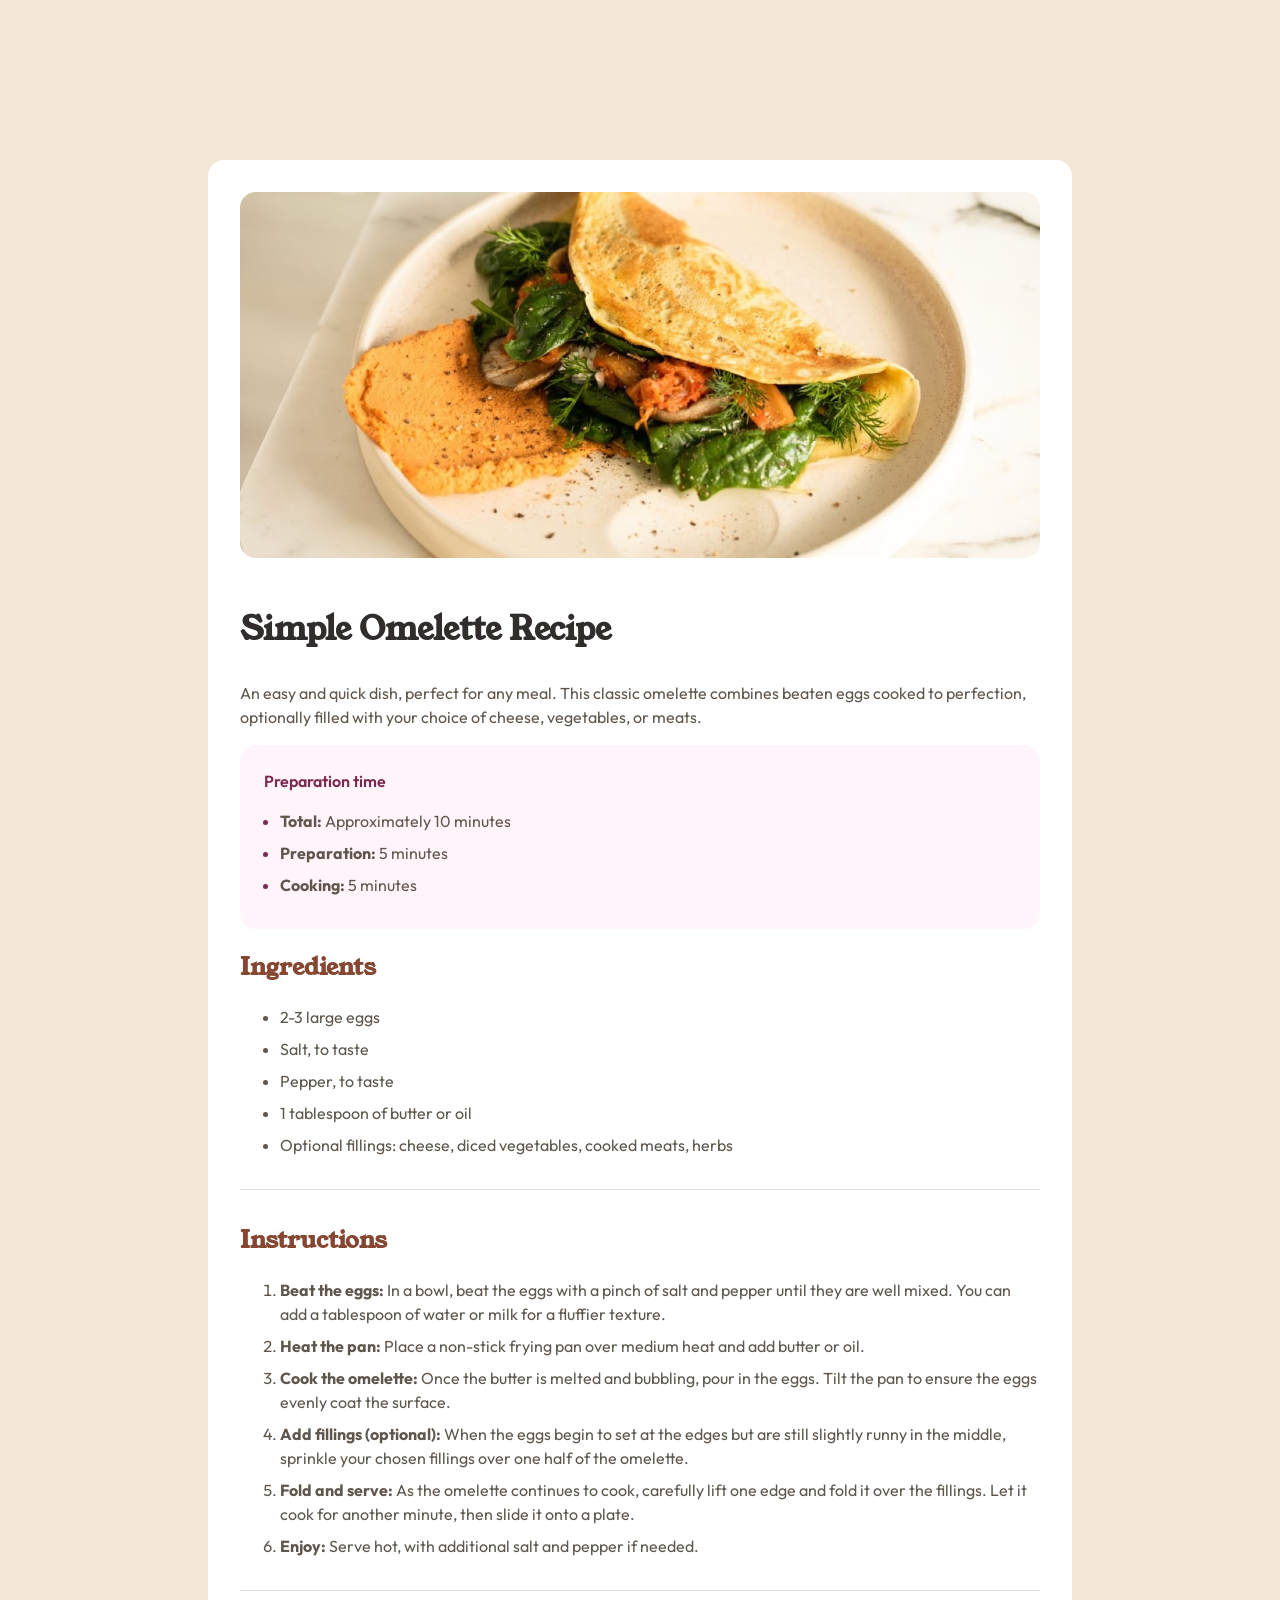
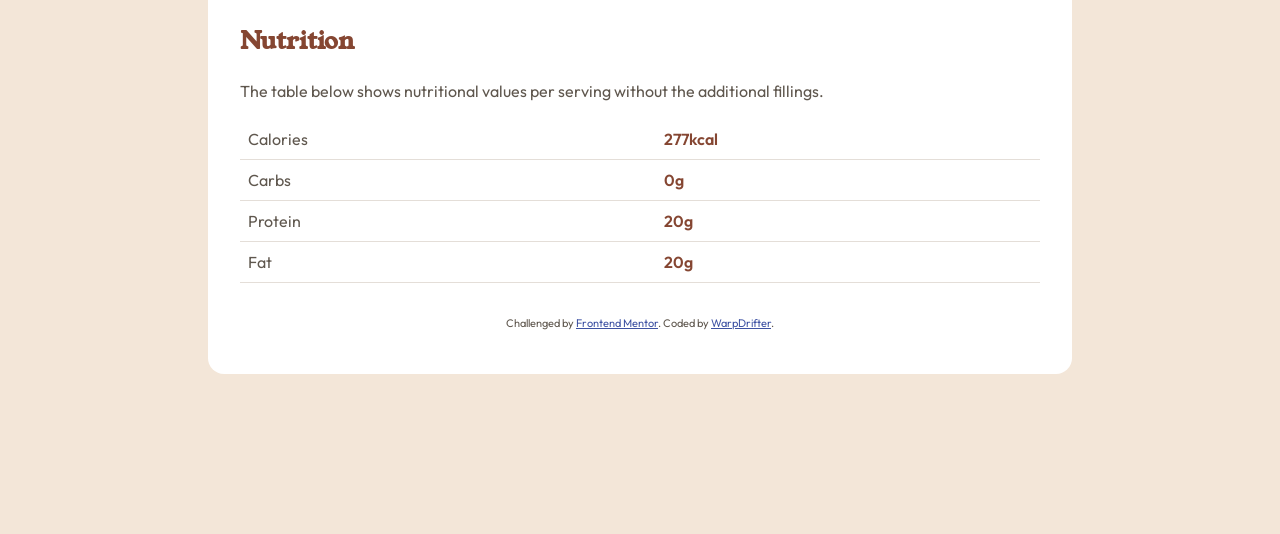
<file: index.html>
<!DOCTYPE html>
<html lang="en">
<head lang="en">
  <meta charset="UTF-8">
  <meta name="viewport" content="width=device-width, initial-scale=1.0"> <!-- displays site properly based on user's device -->

  <link rel="icon" type="image/png" sizes="32x32" href="./assets/images/favicon-32x32.png">
  <link rel="stylesheet" href="./style.css">

  <link rel="preconnect" href="https://fonts.googleapis.com">
  <link rel="preconnect" href="https://fonts.gstatic.com" crossorigin>
  <link href="https://fonts.googleapis.com/css2?family=Outfit:wght@100..900&family=Young+Serif&display=swap" rel="stylesheet">

  <title>Frontend Mentor | Recipe page</title>

  <!-- Feel free to remove these styles or customise in your own stylesheet 👍 -->
  <style>
    .attribution { font-size: 11px; text-align: center; }
    .attribution a { color: hsl(228, 45%, 44%); }
  </style>
</head>
<body>
  <div class="container">
    <div class="recipe-card">
      <section class="title">
        <img src="assets/images/image-omelette.jpeg" alt="Omelette" class="recipe-image">
        <h1>Simple Omelette Recipe</h1>
        <p>An easy and quick dish, perfect for any meal. This classic omelette combines beaten eggs cooked 
          to perfection, optionally filled with your choice of cheese, vegetables, or meats.</p>
      </section>
      <section class="prep-card">
        <p class="prep-title">Preparation time</p>
        <ul>
          <li><strong>Total:</strong> Approximately 10 minutes</li>
          <li><strong>Preparation:</strong> 5 minutes</li>
          <li><strong>Cooking:</strong> 5 minutes</li>
        </ul>
      </section>
      <section class="Ingredients"></section>
      <h2>Ingredients</h2>
        <ul>
          <li>2-3 large eggs</li>
          <li>Salt, to taste</li>
          <li>Pepper, to taste</li>
          <li>1 tablespoon of butter or oil</li>
          <li>Optional fillings: cheese, diced vegetables, cooked meats, herbs</li>
        </uL>
      </section>
      <hr> 
      <section class="instructions">
        <h2>Instructions</h2>
        <ol>
          <li><strong>Beat the eggs:</strong> In a bowl, beat the eggs with a pinch of salt and pepper until they are well mixed. 
            You can add a tablespoon of water or milk for a fluffier texture.</li>
          <li><strong>Heat the pan:</strong> Place a non-stick frying pan over medium heat and add butter or oil.</li>
          <li><strong>Cook the omelette:</strong> Once the butter is melted and bubbling, pour in the eggs. Tilt the pan to ensure 
            the eggs evenly coat the surface.</li>
          <li><strong>Add fillings (optional):</strong> When the eggs begin to set at the edges but are still slightly runny in the 
            middle, sprinkle your chosen fillings over one half of the omelette.</li>
          <li><strong>Fold and serve:</strong> As the omelette continues to cook, carefully lift one edge and fold it over the 
            fillings. Let it cook for another minute, then slide it onto a plate.</li>
          <li><strong>Enjoy:</strong> Serve hot, with additional salt and pepper if needed.</li>
        </ol>
    </section>
    <hr>  
    <section class="nutrition">
      <h2>Nutrition</h2>
        <p>The table below shows nutritional values per serving without the additional fillings.</p>
        <table>
          <tr>
            <td>Calories</td>
            <td class="table-value">277kcal</td>
          </tr>
          <tr>
            <td>Carbs</td>
            <td class="table-value">0g</td>
          </tr>
          <tr>
            <td>Protein</td>
            <td class="table-value">20g</td>
          </tr>
          <tr>
            <td>Fat</td>
            <td class="table-value">20g</td>
          </tr>
        </table>
    </section>
    <section class="attribution">
      <p>Challenged by <a href="https://www.frontendmentor.io?ref=challenge" target="_blank">Frontend Mentor</a>. 
        Coded by <a href="#">WarpDrifter</a>.</p>
    </div>
  </div>
</div>
</body>
</html>
</file>
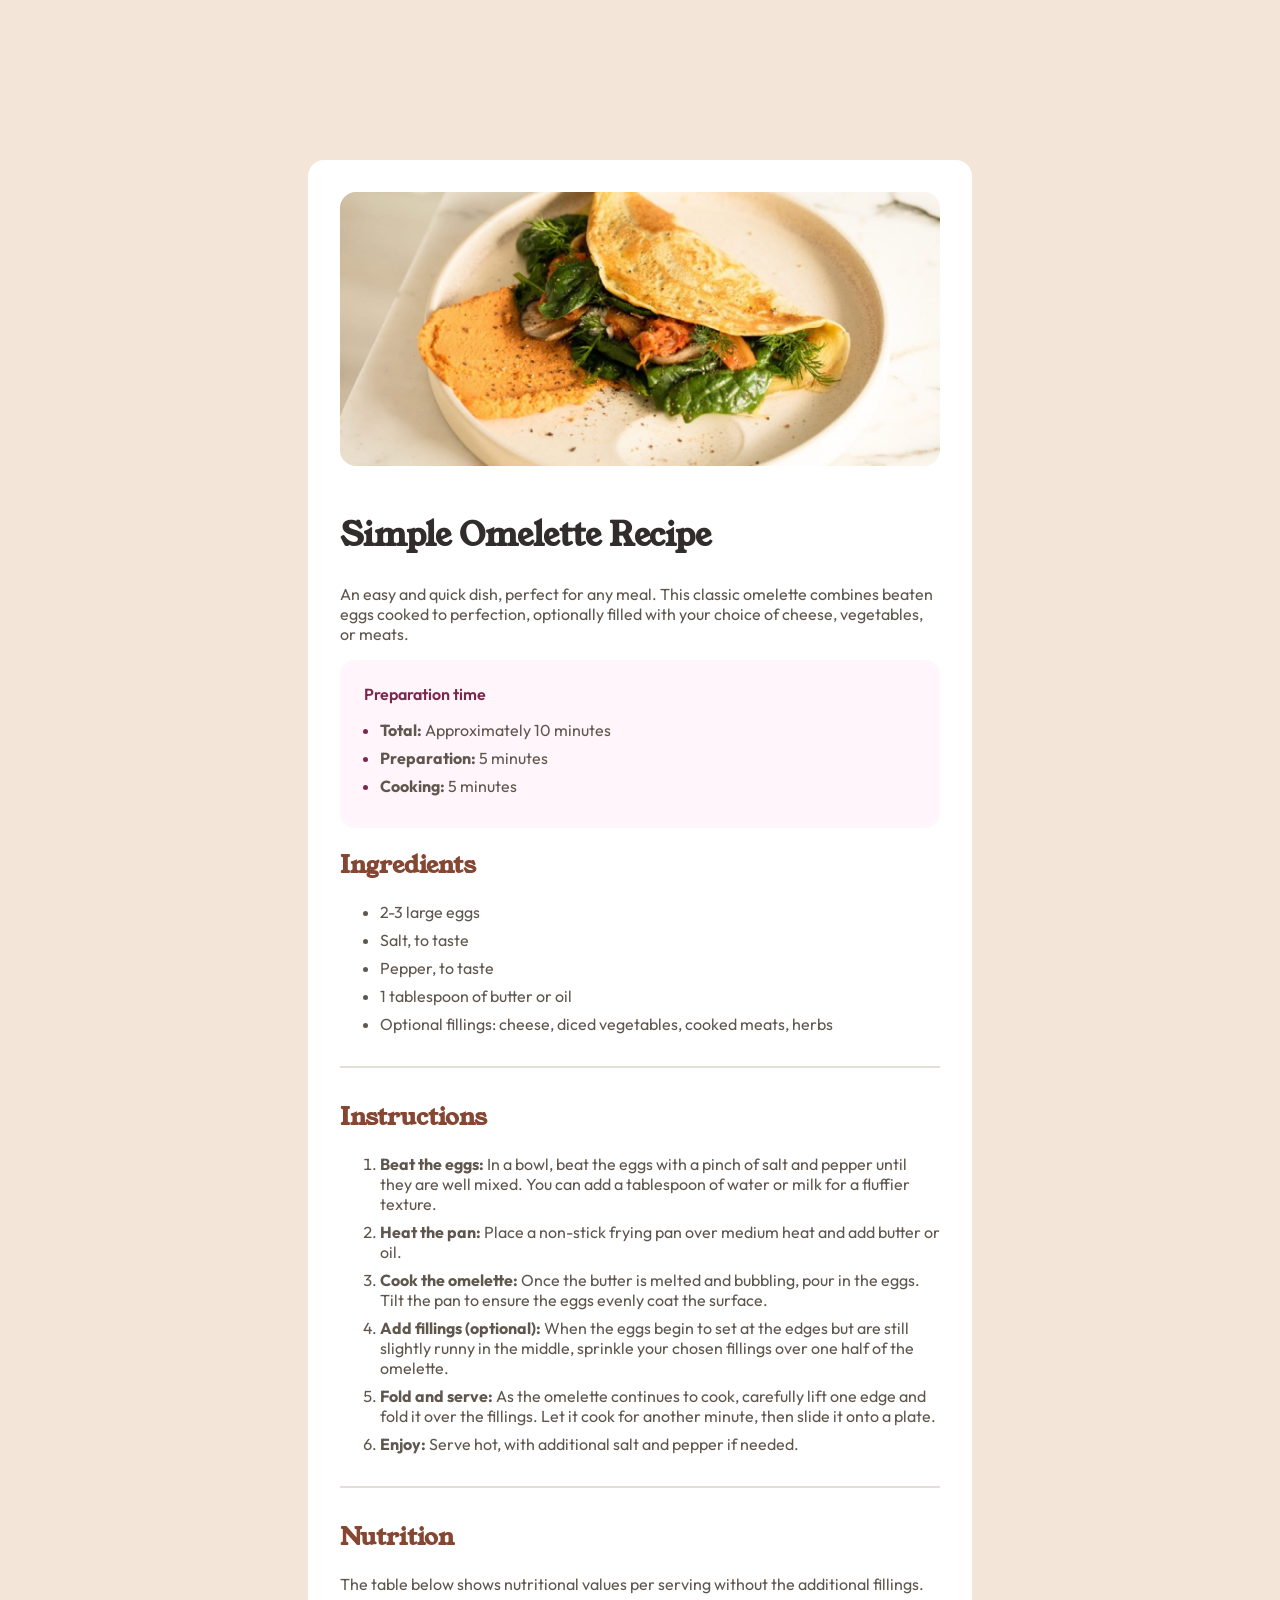
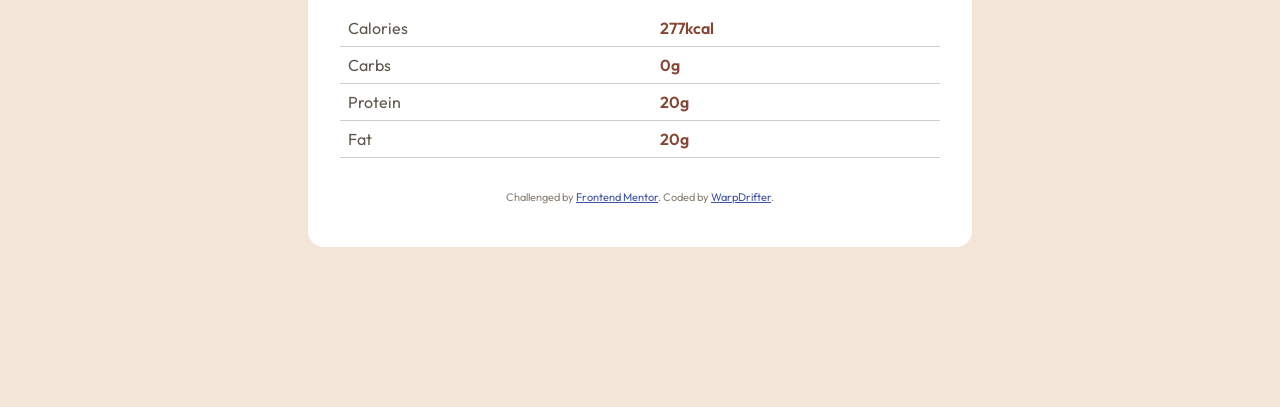
<file: my-solution/index.html>
<!DOCTYPE html>
<html lang="en">
<head>
  <meta charset="UTF-8">
  <meta name="viewport" content="width=device-width, initial-scale=1.0"> <!-- displays site properly based on user's device -->

  <link rel="icon" type="image/png" sizes="32x32" href="./assets/images/favicon-32x32.png">
  <link rel="stylesheet" href="./style.css">

  <link rel="preconnect" href="https://fonts.googleapis.com">
  <link rel="preconnect" href="https://fonts.gstatic.com" crossorigin>
  <link href="https://fonts.googleapis.com/css2?family=Outfit:wght@100..900&family=Young+Serif&display=swap" rel="stylesheet">

  <title>Frontend Mentor | Recipe page</title>

  <!-- Feel free to remove these styles or customise in your own stylesheet 👍 -->
  <style>
    .attribution { font-size: 11px; text-align: center; }
    .attribution a { color: hsl(228, 45%, 44%); }
  </style>
</head>
<body>
  <div class="container">
    <div class="recipe-card">
      <section class="title">
        <img src="assets/images/image-omelette.jpeg" alt="Omelette" class="recipe-image">
        <h1>Simple Omelette Recipe</h1>
        <p>An easy and quick dish, perfect for any meal. This classic omelette combines beaten eggs cooked 
          to perfection, optionally filled with your choice of cheese, vegetables, or meats.</p>
      </section>
      <section class="prep-card">
        <p class="prep-title">Preparation time</p>
        <ul>
          <li><strong>Total:</strong> Approximately 10 minutes</li>
          <li><strong>Preparation:</strong> 5 minutes</li>
          <li><strong>Cooking:</strong> 5 minutes</li>
        </ul>
      </section>
      <section class="Ingredients"></section>
      <h2>Ingredients</h2>
        <ul>
          <li>2-3 large eggs</li>
          <li>Salt, to taste</li>
          <li>Pepper, to taste</li>
          <li>1 tablespoon of butter or oil</li>
          <li>Optional fillings: cheese, diced vegetables, cooked meats, herbs</li>
        </uL>
      </section>
      <hr> 
      <section class="instructions">
        <h2>Instructions</h2>
        <ol>
          <li><strong>Beat the eggs:</strong> In a bowl, beat the eggs with a pinch of salt and pepper until they are well mixed. 
            You can add a tablespoon of water or milk for a fluffier texture.</li>
          <li><strong>Heat the pan:</strong> Place a non-stick frying pan over medium heat and add butter or oil.</li>
          <li><strong>Cook the omelette:</strong> Once the butter is melted and bubbling, pour in the eggs. Tilt the pan to ensure 
            the eggs evenly coat the surface.</li>
          <li><strong>Add fillings (optional):</strong> When the eggs begin to set at the edges but are still slightly runny in the 
            middle, sprinkle your chosen fillings over one half of the omelette.</li>
          <li><strong>Fold and serve:</strong> As the omelette continues to cook, carefully lift one edge and fold it over the 
            fillings. Let it cook for another minute, then slide it onto a plate.</li>
          <li><strong>Enjoy:</strong> Serve hot, with additional salt and pepper if needed.</li>
        </ol>
    </section>
    <hr>  
    <section class="nutrition">
      <h2>Nutrition</h2>
        <p>The table below shows nutritional values per serving without the additional fillings.</p>
        <table>
          <tr>
            <td>Calories</td>
            <td class="table-value">277kcal</td>
          </tr>
          <tr>
            <td>Carbs</td>
            <td class="table-value">0g</td>
          </tr>
          <tr>
            <td>Protein</td>
            <td class="table-value">20g</td>
          </tr>
          <tr>
            <td>Fat</td>
            <td class="table-value">20g</td>
          </tr>
        </table>
    </section>
    <section class="attribution">
      <p>Challenged by <a href="https://www.frontendmentor.io?ref=challenge" target="_blank">Frontend Mentor</a>. 
        Coded by <a href="#">WarpDrifter</a>.</p>
    </div>
  </div>
</div>
</body>
</html>
</file>
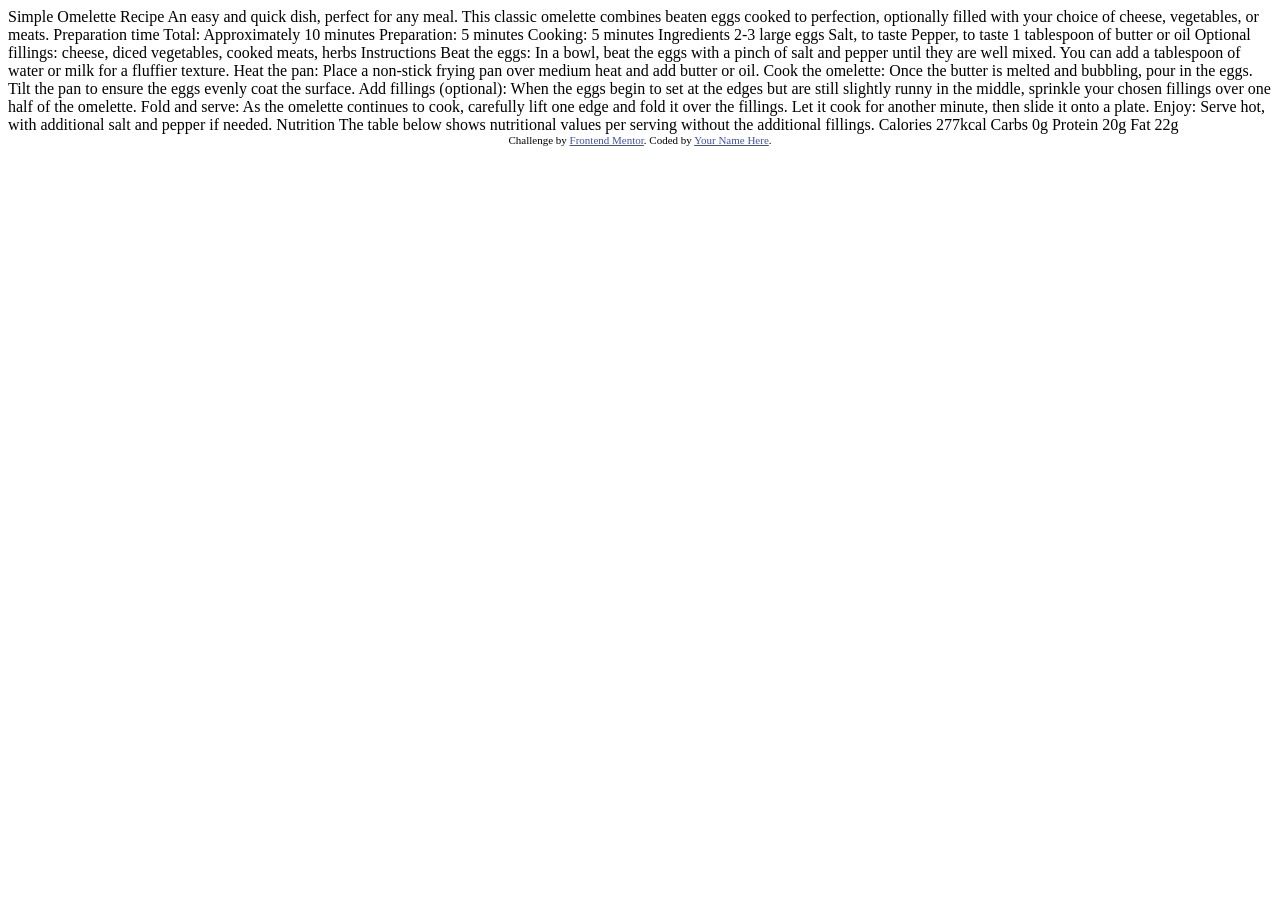
<file: recipe-page-main/index.html>
<!DOCTYPE html>
<html lang="en">
<head>
  <meta charset="UTF-8">
  <meta name="viewport" content="width=device-width, initial-scale=1.0"> <!-- displays site properly based on user's device -->

  <link rel="icon" type="image/png" sizes="32x32" href="./assets/images/favicon-32x32.png">
  
  <title>Frontend Mentor | Recipe page</title>

  <!-- Feel free to remove these styles or customise in your own stylesheet 👍 -->
  <style>
    .attribution { font-size: 11px; text-align: center; }
    .attribution a { color: hsl(228, 45%, 44%); }
  </style>
</head>
<body>

  Simple Omelette Recipe

  An easy and quick dish, perfect for any meal. This classic omelette combines beaten eggs cooked 
  to perfection, optionally filled with your choice of cheese, vegetables, or meats.

  Preparation time

  Total: Approximately 10 minutes
  Preparation: 5 minutes
  Cooking: 5 minutes

  Ingredients

  2-3 large eggs
  Salt, to taste
  Pepper, to taste
  1 tablespoon of butter or oil
  Optional fillings: cheese, diced vegetables, cooked meats, herbs

  Instructions

  Beat the eggs: In a bowl, beat the eggs with a pinch of salt and pepper until they are well mixed. 
  You can add a tablespoon of water or milk for a fluffier texture.

  Heat the pan: Place a non-stick frying pan over medium heat and add butter or oil.

  Cook the omelette: Once the butter is melted and bubbling, pour in the eggs. Tilt the pan to ensure 
  the eggs evenly coat the surface.

  Add fillings (optional): When the eggs begin to set at the edges but are still slightly runny in the 
  middle, sprinkle your chosen fillings over one half of the omelette.

  Fold and serve: As the omelette continues to cook, carefully lift one edge and fold it over the 
  fillings. Let it cook for another minute, then slide it onto a plate.

  Enjoy: Serve hot, with additional salt and pepper if needed.

  Nutrition

  The table below shows nutritional values per serving without the additional fillings.

  Calories
  277kcal

  Carbs
  0g

  Protein
  20g

  Fat
  22g
  
  <div class="attribution">
    Challenge by <a href="https://www.frontendmentor.io?ref=challenge" target="_blank">Frontend Mentor</a>. 
    Coded by <a href="#">Your Name Here</a>.
  </div>
</body>
</html>
</file>
<file: style.css>
/* ROOT I GUESS */
:root {
    --font-serif: 'Young Serif', serif;
    --font-sans: 'Outfit', sans-serif;

    /* COLORS */
    --white: hsl(0, 0%, 100%);
    --stone-100: hsl(30, 54%, 90%);
    --stone-150: hsl(30, 18%, 87%);
    --stone-600: hsl(30, 10%, 34%);
    --stone-900: hsl(24, 5%, 18%);
    --brown: hsl(14, 45%, 36%);
    --rose-800: hsl(332, 51%, 32%); 
    --rose-50: hsl(330, 100%, 98%);
  }

/* MAIN STYLES */
body {
    margin: 0;
    padding: 0;
    line-height: 1.5;
    background-color: var(--stone-100);
}

.container {
    display: flex;
    flex-direction: column;
    justify-content: space-between;
    align-items: center;
    min-height: 100vh;
}

/* Recipe Card Main */
.recipe-card {
    background-color: var(--white);
    border-radius: 1rem;
    margin: 10rem 0;
    padding: 2rem;
    max-width: 800px;
    width: 100%;

    font-family: var(--font-sans);
    color: var(--stone-600);
}

.recipe-card h1 {
    font-family: var(--font-serif);
    font-size: 2rem;
    color: var(--stone-900);
}

.recipe-card h2 {
    font-family: var(--font-serif);
    font-size: 1.5rem;
    color: var(--brown);
}

.recipe-card li {
    margin-bottom: 0.5rem;
}

.recipe-card .recipe-image {
    width: 100%;
    height: auto;
    border-radius: 1rem;
    margin-bottom: 1rem;
}

.recipe-card hr {
    border: none;
    border-top: 1px solid var(--stone-150);
    margin: 2rem 0;
}

/* Ingredients List */
.ingredients li::marker {
    color: var(--brown);
}

/* Nutrition Table */
.nutrition table {
    width: 100%;
    border-collapse: collapse;
    margin-top: 1rem;
}
.nutrition th,td {
    border-bottom: 1px solid var(--stone-150);
    padding: 0.5rem;
}

.nutrition .table-value {
    color: hsl(14, 45%, 36%);
    font-weight: 600;
}

/* Prep Card */
.prep-card {
    background-color: var(--rose-50); 
    border-radius: 1rem;
    font-family: var(--font-sans);
    padding: 1rem;
    margin: 0;
}
.prep-card .prep-title {
    margin: .5rem;
    color: var(--rose-800); 
    font-weight: 600;
}

.prep-card li::marker {
    color: var(--rose-800); 
}

.prep-card ul {
    list-style-type: disc;
    padding-left: 1.5rem;
    font-size: 1rem;
}

/* Attribution */
.attribution {
    font-size: 0.875rem;
    color: var(--stone-600);
    margin-top: 2rem;
}
</file>
<file: my-solution/style.css>
/* ROOT I GUESS */
:root {
    --font-serif: 'Young Serif', serif;
    --font-sans: 'Outfit', sans-serif;
  }

/* MAIN STYLES */
body {
    margin: 0;
    padding: 0;

    background-color: hsl(30, 54%, 90%);
}

.container {
    display: flex;
    flex-direction: column;
    justify-content: space-between;
    align-items: center;
    min-height: 100vh;
}

/* Recipe Card Main */
.recipe-card {
    background-color: hsl(0, 0%, 100%);
    border-radius: 1rem;
    margin: 10rem 0;
    padding: 2rem;
    max-width: 600px;
    width: 100%;

    font-family: var(--font-sans);
    color: hsl(30, 10%, 34%)
}

.recipe-card h1 {
    font-family: var(--font-serif);
    font-size: 2rem;
    color: hsl(24, 5%, 18%);
}

.recipe-card h2 {
    font-family: var(--font-serif);
    font-size: 1.5rem;
    color: hsl(14, 45%, 36%);
}

.recipe-card li {
    margin-bottom: 0.5rem;
}

.recipe-card .recipe-image {
    width: 100%;
    height: auto;
    border-radius: 1rem;
    margin-bottom: 1rem;
}

.recipe-card hr {
    border: 1px solid hsl(30, 18%, 87%);
    margin: 2rem 0;
}

/* Nutrition Table */

.nutrition table {
    width: 100%;
    border-collapse: collapse;
    margin-top: 1rem;
}
.nutrition th,td {
    border-bottom: 1px solid hsl(30, 10%, 80%);
    padding: 0.5rem;
}

.nutrition .table-value {
    color: hsl(14, 45%, 36%);
    font-weight: 600;
}

/* Prep Card */
.prep-card {
    background-color: hsl(330, 100%, 98%); 
    border-radius: 1rem;
    font-family: var(--font-sans);
    padding: 1rem;
    margin: 0;
}
.prep-card .prep-title {
    margin: .5rem;
    color: hsl(332, 51%, 32%); 
    font-weight: 600;
}

.prep-card li::marker {
    color: hsl(332, 51%, 32%); 
}

.prep-card ul {
    list-style-type: disc;
    padding-left: 1.5rem;
    font-size: 1rem;
}

/* Attribution */
.attribution {
    font-family: var(--font-sans);
    font-size: 0.875rem;
    color: hsl(30, 10%, 50%);
    text-align: right;
    margin-top: 2rem;
}
</file>
